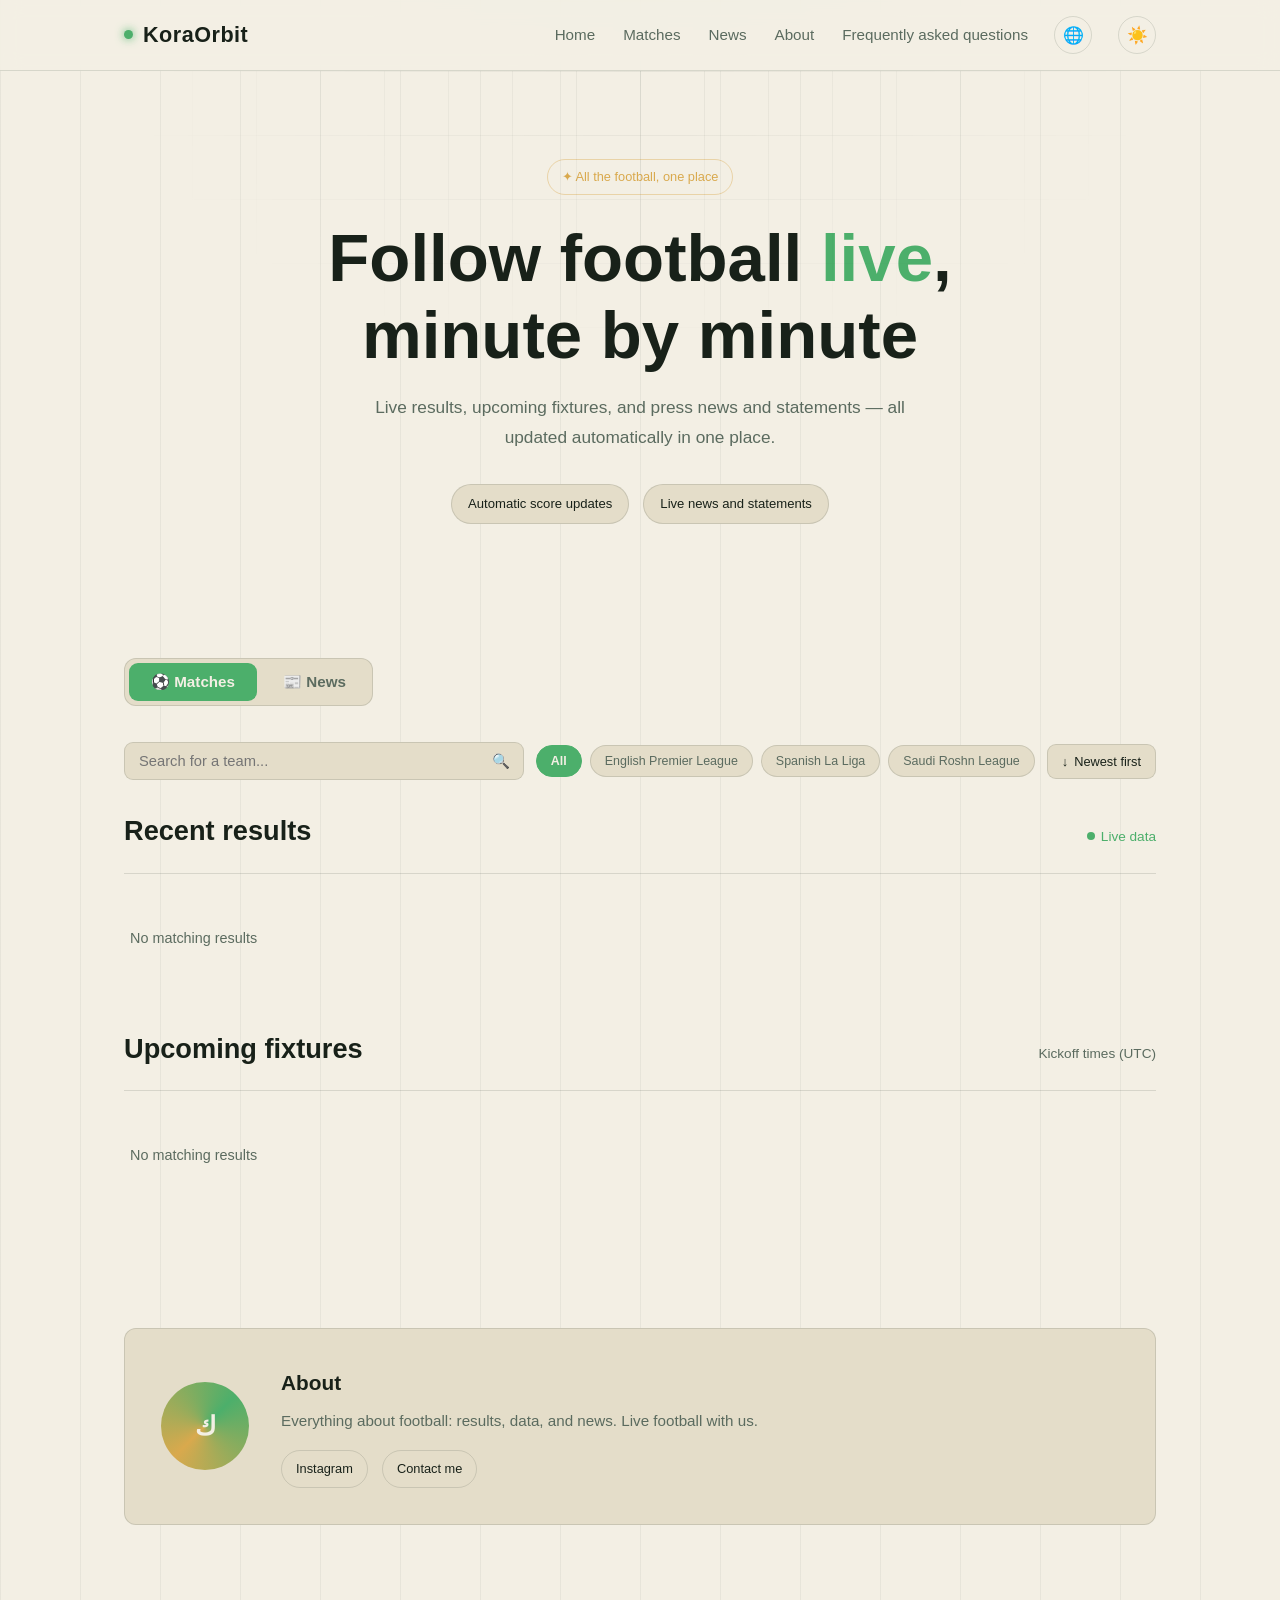
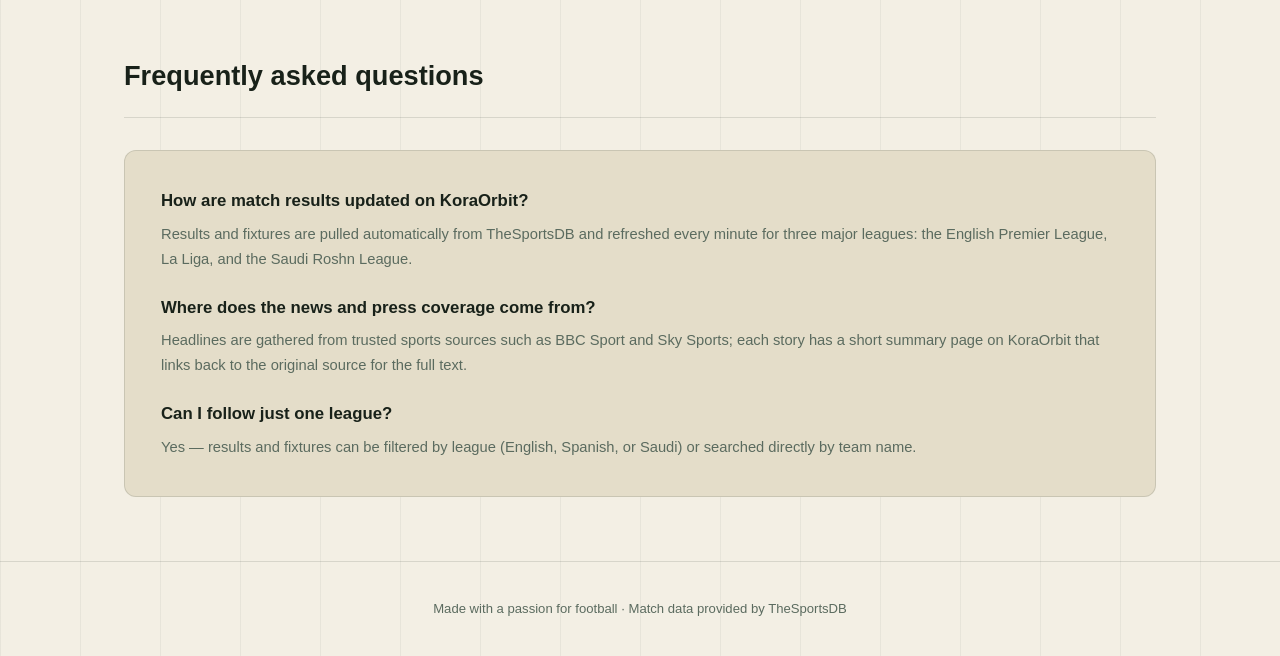
<file: index-3.html>
<!DOCTYPE html>
<html lang="ar" dir="rtl">
<head>
<meta charset="UTF-8">
<meta name="viewport" content="width=device-width, initial-scale=1.0">
<title>KoraOrbit | نتائج وأخبار كرة القدم لحظة بلحظة</title>

<!-- SEO -->
<meta name="description" content="KoraOrbit: نتائج مباريات حيّة، مواعيد قادمة، وأخبار وتصريحات كرة القدم لحظة بلحظة. Live football scores, upcoming fixtures, and press news.">
<meta name="keywords" content="كرة القدم, نتائج مباريات, كورة, مواعيد مباريات, أخبار رياضية, football scores, live scores">
<meta name="author" content="KoraOrbit">
<meta name="robots" content="index, follow, max-image-preview:large">
<link rel="canonical" href="https://koraorbit.example.com/">
<link rel="alternate" hreflang="ar" href="https://koraorbit.example.com/">
<link rel="alternate" hreflang="fr" href="https://koraorbit.example.com/">
<link rel="alternate" hreflang="en" href="https://koraorbit.example.com/">
<link rel="alternate" hreflang="x-default" href="https://koraorbit.example.com/">

<meta property="og:type" content="website">
<meta property="og:site_name" content="KoraOrbit">
<meta property="og:url" content="https://koraorbit.example.com/">
<meta property="og:locale" content="ar_AR">
<meta property="og:locale:alternate" content="fr_FR">
<meta property="og:locale:alternate" content="en_US">
<meta property="og:title" content="KoraOrbit | نتائج وأخبار كرة القدم لحظة بلحظة">
<meta property="og:description" content="نتائج مباشرة، مواعيد قادمة، وأخبار وتصريحات كرة القدم — كل هذا محدّث تلقائيًا في مكان واحد.">
<meta property="og:image" content="https://koraorbit.example.com/icons/icon-512.png">
<meta property="og:image:width" content="512">
<meta property="og:image:height" content="512">
<meta property="og:image:alt" content="KoraOrbit logo">
<meta name="twitter:card" content="summary_large_image">
<meta name="twitter:title" content="KoraOrbit">
<meta name="twitter:description" content="نتائج مباشرة، مواعيد قادمة، وأخبار كرة القدم لحظة بلحظة.">
<meta name="twitter:image" content="https://koraorbit.example.com/icons/icon-512.png">
<meta name="twitter:image:alt" content="KoraOrbit logo">

<!-- الأمان: يمكن ضبط بعضها فقط عبر وسم meta، والباقي يحتاج رؤوس HTTP من الاستضافة (راجع ملفات _headers / vercel.json / .htaccess المرفقة) -->
<meta name="referrer" content="strict-origin-when-cross-origin">
<meta http-equiv="Content-Security-Policy" content="default-src 'self'; script-src 'self' 'unsafe-inline'; style-src 'self' 'unsafe-inline' https://fonts.googleapis.com; font-src https://fonts.gstatic.com; img-src 'self' https: data:; connect-src 'self' https://www.thesportsdb.com https://thesportsdb.com https://api.rss2json.com; base-uri 'self'; form-action 'self'; object-src 'none'">

<!-- PWA -->
<link rel="manifest" href="manifest.json">
<meta name="theme-color" content="#0B1F16">
<link rel="apple-touch-icon" href="icons/apple-touch-icon.png">
<link rel="icon" type="image/png" sizes="32x32" href="icons/favicon-32.png">
<meta name="mobile-web-app-capable" content="yes">
<meta name="apple-mobile-web-app-capable" content="yes">
<meta name="apple-mobile-web-app-status-bar-style" content="black-translucent">
<meta name="apple-mobile-web-app-title" content="KoraOrbit">

<script type="application/ld+json">
{
  "@context": "https://schema.org",
  "@type": "WebSite",
  "name": "KoraOrbit",
  "url": "https://koraorbit.example.com/",
  "description": "نتائج مباريات حيّة، مواعيد قادمة، وأخبار وتصريحات كرة القدم لحظة بلحظة.",
  "inLanguage": ["ar","fr","en"],
  "potentialAction": {
    "@type": "SearchAction",
    "target": "https://koraorbit.example.com/?q={search_term_string}",
    "query-input": "required name=search_term_string"
  }
}
</script>
<!-- هوية الناشر: تُستخدم كمرجع (publisher) في بيانات المباريات والأخبار المنظّمة -->
<script type="application/ld+json">
{
  "@context": "https://schema.org",
  "@type": "Organization",
  "name": "KoraOrbit",
  "url": "https://koraorbit.example.com/",
  "logo": "https://koraorbit.example.com/icons/icon-512.png",
  "sameAs": ["https://www.instagram.com/mohamedr.m_?igsh=NmRpcmtkNzNzajB2"]
}
</script>
<!-- أسئلة شائعة: محتوى ثابت معروض فعليًا في قسم FAQ بالصفحة (وليس مخفيًا) -->
<script type="application/ld+json">
{
  "@context": "https://schema.org",
  "@type": "FAQPage",
  "mainEntity": [
    {
      "@type": "Question",
      "name": "كيف تُحدَّث نتائج المباريات على KoraOrbit؟",
      "acceptedAnswer": {"@type": "Answer", "text": "تُسحب النتائج والمواعيد تلقائيًا من TheSportsDB وتُحدَّث كل دقيقة لأبرز ثلاث دوريات: الدوري الإنجليزي الممتاز، الدوري الإسباني، ودوري روشن السعودي."}
    },
    {
      "@type": "Question",
      "name": "ما مصدر الأخبار والتصريحات الصحفية؟",
      "acceptedAnswer": {"@type": "Answer", "text": "العناوين تُجمع من مصادر رياضية موثوقة مثل BBC Sport وSky Sports، ولكل خبر صفحة موجزة على KoraOrbit تحيلك إلى المصدر الأصلي لقراءة النص الكامل."}
    },
    {
      "@type": "Question",
      "name": "هل يمكن متابعة نتائج دوري معيّن فقط؟",
      "acceptedAnswer": {"@type": "Answer", "text": "نعم، يمكن تصفية النتائج والمواعيد حسب الدوري (الإنجليزي، الإسباني، أو السعودي) أو البحث باسم الفريق مباشرة من صفحة المباريات."}
    }
  ]
}
</script>
<!-- بيانات منظّمة للمباريات والأخبار: تُملأ ديناميكيًا بعد تحميل البيانات الحيّة، وتُطابق نظيراتها
     الثابتة المُولَّدة وقت البناء داخل صفحات /match/{id}/ و/news/{slug}/ المستقلة -->
<script type="application/ld+json" id="ldMatches">{}</script>
<script type="application/ld+json" id="ldMatchDetail">{}</script>
<script type="application/ld+json" id="ldNews">{}</script>

<link rel="preconnect" href="https://fonts.googleapis.com">
<link rel="preconnect" href="https://fonts.gstatic.com" crossorigin>
<link href="https://fonts.googleapis.com/css2?family=El+Messiri:wght@500;700;900&family=Tajawal:wght@400;500;700&family=IBM+Plex+Sans+Arabic:wght@500;600&display=swap" rel="stylesheet">
<style>
  :root{
    --bg-primary:#0B1F16;
    --bg-panel:#123528;
    --bg-panel-2:#0E2A20;
    --paper:#F3EFE4;
    --paper-dim:#E7E1D2;
    --gold:#D9A94D;
    --red:#C1443C;
    --green-bright:#4CAF6B;
    --text-light:#EDEAE0;
    --text-muted:#9FB3A8;
    --line:rgba(237,234,224,0.12);
    --nav-bg:rgba(11,31,22,0.88);
    --grid-line:rgba(237,234,224,0.02);
  }
  :root[data-theme="light"]{
    --bg-primary:#F3EFE4;
    --bg-panel:#E4DDC9;
    --bg-panel-2:#D9D0B8;
    --text-light:#182119;
    --text-muted:#5B6B5F;
    --line:rgba(11,31,22,0.12);
    --nav-bg:rgba(243,239,228,0.88);
    --grid-line:rgba(11,31,22,0.05);
  }
  *{box-sizing:border-box; margin:0; padding:0;}
  html{scroll-behavior:smooth;}
  body{
    background:var(--bg-primary);
    color:var(--text-light);
    font-family:'Tajawal', sans-serif;
    line-height:1.7;
    transition:background .3s, color .3s;
    background-image:
      radial-gradient(ellipse 900px 500px at 50% -10%, rgba(76,175,107,0.14), transparent 60%),
      repeating-linear-gradient(90deg, var(--grid-line) 0px, var(--grid-line) 1px, transparent 1px, transparent 80px);
  }
  a{color:inherit; text-decoration:none;}
  .num{font-family:'IBM Plex Sans Arabic', sans-serif;}
  .wrap{max-width:1080px; margin:0 auto; padding:0 24px;}

  /* NAV */
  header.site-nav{
    position:sticky; top:0; z-index:50;
    background:var(--nav-bg);
    backdrop-filter:blur(10px);
    border-bottom:1px solid var(--line);
    transition:background .3s;
  }
  .nav-inner{
    display:flex; align-items:center; justify-content:space-between;
    padding:16px 24px; max-width:1080px; margin:0 auto;
  }
  .brand{
    font-family:'El Messiri', sans-serif;
    font-weight:900; font-size:1.35rem;
    letter-spacing:0.5px;
    display:flex; align-items:center; gap:10px;
  }
  .brand .dot{width:9px; height:9px; border-radius:50%; background:var(--green-bright); box-shadow:0 0 10px var(--green-bright);}
  nav.links{display:flex; gap:28px; font-size:0.95rem; color:var(--text-muted);}
  nav.links a{transition:color .2s;}
  nav.links a:hover{color:var(--gold);}
  nav.links a:focus-visible{outline:2px solid var(--gold); outline-offset:4px; border-radius:2px;}

  .nav-right{display:flex; align-items:center; gap:26px;}

  /* LANGUAGE SWITCHER */
  .lang-switch{position:relative;}
  .lang-btn{
    width:38px; height:38px; border-radius:50%;
    background:none; border:1px solid var(--line); color:var(--text-light);
    font-size:1.05rem; cursor:pointer; transition:.2s;
    display:flex; align-items:center; justify-content:center;
  }
  .lang-btn:hover{border-color:var(--gold); color:var(--gold);}
  .lang-btn:focus-visible{outline:2px solid var(--gold); outline-offset:3px;}
  .lang-menu{
    position:absolute; top:calc(100% + 10px); inset-inline-start:0;
    background:var(--bg-panel); border:1px solid var(--line); border-radius:10px;
    padding:6px; min-width:150px; z-index:60;
    display:none; flex-direction:column; gap:2px;
    box-shadow:0 14px 34px rgba(0,0,0,0.45);
  }
  .lang-menu.open{display:flex;}
  .lang-menu button{
    background:none; border:none; color:var(--text-light);
    font-family:'Tajawal', sans-serif; font-size:.9rem; text-align:start;
    padding:9px 12px; border-radius:6px; cursor:pointer; transition:.15s;
  }
  .lang-menu button:hover{background:rgba(237,234,224,0.06); color:var(--gold);}
  .lang-menu button.active{color:var(--green-bright); font-weight:700;}
  .lang-menu button:focus-visible{outline:2px solid var(--gold); outline-offset:2px;}

  .theme-btn{
    width:38px; height:38px; border-radius:50%;
    background:none; border:1px solid var(--line); color:var(--text-light);
    font-size:1.05rem; cursor:pointer; transition:.2s;
    display:flex; align-items:center; justify-content:center;
  }
  .theme-btn:hover{border-color:var(--gold); color:var(--gold);}
  .theme-btn:focus-visible{outline:2px solid var(--gold); outline-offset:3px;}

  /* HERO */
  .hero{
    padding:88px 24px 70px;
    text-align:center;
    position:relative;
    overflow:hidden;
  }
  .hero::before{
    content:"";
    position:absolute; inset:0;
    background:
      linear-gradient(var(--line) 1px, transparent 1px),
      linear-gradient(90deg, var(--line) 1px, transparent 1px);
    background-size:64px 64px;
    mask-image:radial-gradient(ellipse 700px 400px at 50% 0%, black, transparent 75%);
    opacity:.5;
    pointer-events:none;
  }
  .eyebrow{
    display:inline-flex; align-items:center; gap:8px;
    font-family:'IBM Plex Sans Arabic', sans-serif;
    font-size:.8rem; color:var(--gold);
    border:1px solid rgba(217,169,77,0.4);
    padding:6px 14px; border-radius:999px;
    margin-bottom:24px;
  }
  h1.title{
    font-family:'El Messiri', sans-serif;
    font-weight:900;
    font-size:clamp(2.4rem, 6vw, 4.2rem);
    line-height:1.15;
    max-width:800px; margin:0 auto 20px;
  }
  h1.title .hl{color:var(--green-bright);}
  .hero p.sub{
    max-width:560px; margin:0 auto; color:var(--text-muted); font-size:1.08rem;
  }
  .hero-meta{
    margin-top:32px; display:flex; justify-content:center; gap:14px; flex-wrap:wrap;
  }
  .pill{
    font-family:'IBM Plex Sans Arabic', sans-serif;
    font-size:.82rem; color:var(--text-light);
    background:var(--bg-panel);
    border:1px solid var(--line);
    padding:8px 16px; border-radius:999px;
  }

  /* SECTION HEADS */
  .section{padding:64px 24px;}
  .section-head{
    display:flex; align-items:baseline; justify-content:space-between;
    margin-bottom:32px; flex-wrap:wrap; gap:10px;
    border-bottom:1px solid var(--line); padding-bottom:18px;
  }
  .section-head h2{
    font-family:'El Messiri', sans-serif; font-weight:700; font-size:1.7rem;
  }
  .section-head .tag{font-size:.85rem; color:var(--text-muted); font-family:'IBM Plex Sans Arabic', sans-serif;}
  .live-flag{display:inline-flex; align-items:center; gap:6px; color:var(--green-bright); font-size:.85rem; font-family:'IBM Plex Sans Arabic', sans-serif;}
  .live-flag .dot{width:8px; height:8px; border-radius:50%; background:var(--green-bright); animation:pulse 1.6s infinite;}
  @keyframes pulse{0%,100%{opacity:1; transform:scale(1);} 50%{opacity:.4; transform:scale(1.3);}}

  /* TICKET CARD (signature element) */
  .ticket-card{
    position:relative;
    display:block;
    background:var(--paper);
    color:#1A1A16;
    border-radius:6px;
    min-width:240px;
  }
  .ticket-card::before, .ticket-card::after{
    content:""; position:absolute; width:16px; height:16px;
    background:var(--bg-primary); border-radius:50%;
    top:var(--notch-y, 68%); transform:translateY(-50%); z-index:2;
  }
  .ticket-card::before{left:-8px;}
  .ticket-card::after{right:-8px;}
  .ticket-divider{
    position:absolute; left:0; right:0; top:var(--notch-y, 68%);
    border-top:2px dashed rgba(26,26,22,0.22);
  }

  /* NEWS */
  .news-list{display:flex; flex-direction:column; gap:2px;}
  .news-item{
    display:grid; grid-template-columns:auto 1fr auto; align-items:center; gap:18px;
    padding:18px 6px; border-bottom:1px solid var(--line);
    transition:background .2s;
  }
  .news-item:hover{background:rgba(237,234,224,0.03);}
  .news-src{
    font-family:'IBM Plex Sans Arabic', sans-serif; font-size:.72rem;
    color:var(--bg-primary); background:var(--gold);
    padding:5px 10px; border-radius:5px; white-space:nowrap; font-weight:600;
  }
  .news-body{min-width:0;}
  .news-title{font-size:.98rem; font-weight:500; color:var(--text-light); display:block;}
  .news-item:hover .news-title{color:var(--green-bright);}
  .news-time{
    font-family:'IBM Plex Sans Arabic', sans-serif; font-size:.72rem; color:var(--text-muted);
    margin-top:4px; display:block;
  }
  .news-arrow{color:var(--text-muted); font-size:1.1rem; flex-shrink:0;}
  .news-note{
    font-family:'IBM Plex Sans Arabic', sans-serif; font-size:.75rem; color:var(--text-muted);
    margin-top:16px;
  }
  @media (max-width:560px){
    .news-item{grid-template-columns:1fr auto; grid-template-rows:auto auto;}
    .news-src{grid-row:1; grid-column:1 / span 2; width:fit-content;}
    .news-body{grid-row:2; grid-column:1;}
    .news-arrow{grid-row:2; grid-column:2;}
  }

  /* CONTROLS: search, league filter, sort */
  .controls-bar{
    display:flex; flex-wrap:wrap; align-items:center; gap:12px;
    margin-bottom:28px;
  }
  .search-wrap{
    position:relative; flex:1 1 220px; min-width:180px;
  }
  .search-wrap input{
    width:100%; background:var(--bg-panel); border:1px solid var(--line);
    color:var(--text-light); border-radius:9px; padding:10px 40px 10px 14px;
    font-family:'Tajawal', sans-serif; font-size:.92rem; outline:none; transition:.2s;
  }
  html[dir="rtl"] .search-wrap input{padding:10px 14px 10px 40px;}
  .search-wrap input:focus{border-color:var(--green-bright);}
  .search-wrap .icon{
    position:absolute; top:50%; transform:translateY(-50%);
    inset-inline-end:14px; color:var(--text-muted); pointer-events:none; font-size:.9rem;
  }
  .filter-chips{display:flex; gap:8px; flex-wrap:wrap;}
  .chip{
    font-family:'IBM Plex Sans Arabic', sans-serif; font-size:.78rem;
    background:var(--bg-panel); border:1px solid var(--line); color:var(--text-muted);
    padding:8px 14px; border-radius:999px; cursor:pointer; transition:.2s; white-space:nowrap;
  }
  .chip:hover{color:var(--text-light);}
  .chip.active{background:var(--green-bright); border-color:var(--green-bright); color:var(--bg-primary); font-weight:600;}
  .chip:focus-visible{outline:2px solid var(--gold); outline-offset:2px;}
  .sort-btn{
    font-family:'IBM Plex Sans Arabic', sans-serif; font-size:.8rem;
    background:var(--bg-panel); border:1px solid var(--line); color:var(--text-light);
    padding:9px 14px; border-radius:9px; cursor:pointer; transition:.2s;
    display:flex; align-items:center; gap:6px;
  }
  .sort-btn:hover{border-color:var(--gold); color:var(--gold);}
  .sort-btn:focus-visible{outline:2px solid var(--gold); outline-offset:2px;}
  .no-results{color:var(--text-muted); font-size:.9rem; padding:20px 6px; font-family:'IBM Plex Sans Arabic', sans-serif;}

  /* TEAM BADGES */
  .team-badge{width:18px; height:18px; object-fit:contain; vertical-align:middle; margin-inline-end:6px;}
  .score-row{display:flex; align-items:center;}
  .score-row .team-name{display:inline-flex; align-items:center;}

  /* MATCH DETAIL MODAL */
  .modal-overlay{
    position:fixed; inset:0; background:rgba(0,0,0,0.6);
    display:none; align-items:center; justify-content:center;
    z-index:100; padding:20px; backdrop-filter:blur(3px);
  }
  .modal-overlay.open{display:flex;}
  .modal-card{
    background:var(--paper); color:#1A1A16; border-radius:14px;
    max-width:440px; width:100%; padding:28px 26px; position:relative;
    max-height:88vh; overflow-y:auto;
  }
  .modal-close{
    position:absolute; top:14px; inset-inline-end:14px;
    width:32px; height:32px; border-radius:50%; border:none;
    background:rgba(11,31,22,0.08); color:#1A1A16; font-size:1.1rem; cursor:pointer;
  }
  .modal-close:hover{background:rgba(11,31,22,0.16);}
  .modal-league{font-family:'IBM Plex Sans Arabic', sans-serif; font-size:.75rem; color:var(--red); margin-bottom:14px;}
  .modal-teams{display:flex; align-items:center; justify-content:center; gap:22px; margin-bottom:18px; text-align:center;}
  .modal-team{display:flex; flex-direction:column; align-items:center; gap:8px; flex:1;}
  .modal-team img{width:52px; height:52px; object-fit:contain;}
  .modal-team span{font-weight:700; font-size:.95rem;}
  .modal-score{font-family:'IBM Plex Sans Arabic', sans-serif; font-weight:700; font-size:1.6rem;}
  .modal-meta{
    display:flex; flex-direction:column; gap:8px; font-family:'IBM Plex Sans Arabic', sans-serif;
    font-size:.85rem; color:#3A3934; border-top:1px dashed rgba(26,26,22,0.2); padding-top:16px;
  }
  .modal-meta div{display:flex; justify-content:space-between;}

  /* TAB SWITCHER */
  .tab-switch{
    display:inline-flex; gap:4px; background:var(--bg-panel);
    border:1px solid var(--line); border-radius:12px; padding:4px;
    margin-bottom:36px;
  }
  .tab-btn{
    font-family:'El Messiri', sans-serif; font-weight:700; font-size:.95rem;
    background:none; border:none; color:var(--text-muted);
    padding:10px 22px; border-radius:9px; cursor:pointer; transition:.2s;
  }
  .tab-btn:hover{color:var(--text-light);}
  .tab-btn.active{background:var(--green-bright); color:var(--bg-primary);}
  .tab-btn:focus-visible{outline:2px solid var(--gold); outline-offset:2px;}
  .tab-panel{display:none;}
  .tab-panel.active{display:block; animation:fadeIn .35s ease;}
  @keyframes fadeIn{from{opacity:0; transform:translateY(6px);} to{opacity:1; transform:translateY(0);}}

  /* SCOREBOARD */
  .scoreboard{
    display:flex; gap:18px; overflow-x:auto; padding-bottom:12px;
    scrollbar-width:thin;
  }
  .score-card{--notch-y:66%; flex:0 0 250px; padding:18px 18px 16px; cursor:pointer; transition:transform .15s;}
  .score-card:hover{transform:translateY(-3px);}
  .score-card .league{
    font-family:'IBM Plex Sans Arabic', sans-serif; font-size:.72rem;
    color:var(--red); text-transform:uppercase; letter-spacing:.5px; margin-bottom:10px;
  }
  .score-card .teams{display:flex; flex-direction:column; gap:8px; margin-bottom:24px;}
  .score-row{display:flex; align-items:center; justify-content:space-between; font-weight:600; font-size:.98rem;}
  .score-row .score{font-family:'IBM Plex Sans Arabic', sans-serif; font-weight:600; color:#1A1A16;}
  .score-card .meta{
    padding-top:22px; display:flex; justify-content:space-between;
    font-family:'IBM Plex Sans Arabic', sans-serif; font-size:.72rem; color:#5B5A4E;
  }
  .score-row .kickoff{font-family:'IBM Plex Sans Arabic', sans-serif; font-weight:600; color:var(--red); font-size:.85rem;}
  .skeleton{
    flex:0 0 250px; height:150px; border-radius:6px;
    background:linear-gradient(100deg, var(--bg-panel) 30%, var(--bg-panel-2) 50%, var(--bg-panel) 70%);
    background-size:200% 100%;
    animation:shimmer 1.4s infinite;
  }
  @keyframes shimmer{0%{background-position:200% 0;} 100%{background-position:-200% 0;}}
  .load-error{
    color:var(--text-muted); font-size:.9rem; padding:20px; border:1px dashed var(--line); border-radius:8px;
    display:flex; align-items:center; justify-content:space-between; gap:12px; flex-wrap:wrap;
  }
  .retry-btn{
    font-family:'IBM Plex Sans Arabic', sans-serif; font-size:.82rem;
    background:transparent; border:1px solid var(--gold); color:var(--gold);
    padding:8px 16px; border-radius:6px; cursor:pointer; transition:.2s;
  }
  .retry-btn:hover{background:var(--gold); color:var(--bg-primary);}
  .retry-btn:focus-visible{outline:2px solid var(--gold); outline-offset:3px;}

  /* ABOUT */
  .about{
    display:flex; gap:32px; align-items:center; background:var(--bg-panel);
    border:1px solid var(--line); border-radius:12px; padding:36px; flex-wrap:wrap;
  }
  .avatar{
    width:88px; height:88px; border-radius:50%; flex:0 0 88px;
    background:conic-gradient(from 45deg, var(--green-bright), var(--gold), var(--green-bright));
    display:flex; align-items:center; justify-content:center;
    font-family:'El Messiri', sans-serif; font-weight:900; font-size:1.6rem; color:var(--bg-primary);
  }
  .about-text h3{font-family:'El Messiri', sans-serif; font-size:1.3rem; margin-bottom:8px;}
  .about-text p{color:var(--text-muted); font-size:.95rem; max-width:620px;}
  .social-row{display:flex; gap:14px; margin-top:16px;}
  .social-row a{
    font-family:'IBM Plex Sans Arabic', sans-serif; font-size:.8rem; color:var(--text-light);
    border:1px solid var(--line); padding:7px 14px; border-radius:999px; transition:.2s;
  }
  .social-row a:hover{border-color:var(--gold); color:var(--gold);}

  footer{
    text-align:center; padding:36px 24px; color:var(--text-muted); font-size:.82rem;
    border-top:1px solid var(--line); font-family:'IBM Plex Sans Arabic', sans-serif;
  }
  footer a{color:var(--green-bright);}

  @media (max-width:640px){
    .nav-inner{flex-direction:column; gap:12px;}
    .nav-right{flex-direction:column; gap:14px;}
    nav.links{gap:18px; font-size:.85rem;}
    .about{flex-direction:column; text-align:center;}
    .social-row{justify-content:center;}
  }
  @media (prefers-reduced-motion: reduce){
    *{animation:none !important; transition:none !important; scroll-behavior:auto !important;}
  }
</style>
</head>
<body>

<header class="site-nav">
  <div class="nav-inner">
    <div class="brand"><span class="dot"></span> KoraOrbit</div>
    <div class="nav-right">
      <nav class="links">
        <a href="#home" data-i18n="nav.home">الرئيسية</a>
        <a href="#app" data-nav-tab="matches" data-i18n="nav.matches">المباريات</a>
        <a href="#app" data-nav-tab="news" data-i18n="nav.news">أخبار</a>
        <a href="#about" data-i18n="nav.about">عني</a>
        <a href="#faq" data-i18n="faq.title">أسئلة شائعة</a>
      </nav>
      <div class="lang-switch">
        <button class="lang-btn" id="langBtn" aria-haspopup="true" aria-expanded="false" title="Language / اللغة / Langue">🌐</button>
        <div class="lang-menu" id="langMenu" role="menu">
          <button data-lang="ar" role="menuitem">العربية</button>
          <button data-lang="fr" role="menuitem">Français</button>
          <button data-lang="en" role="menuitem">English</button>
        </div>
      </div>
      <button class="theme-btn" id="themeBtn" title="Dark / Light">🌙</button>
    </div>
  </div>
</header>

<section class="hero" id="home">
  <div class="eyebrow" data-i18n="hero.eyebrow">✦ كل المباريات في مكان واحد</div>
  <h1 class="title" data-i18n-html="hero.title">تابع الكورة <span class="hl">لحظة</span> بلحظة</h1>
  <p class="sub" data-i18n="hero.sub">نتائج مباشرة، مواعيد قادمة، وأخبار وتصريحات صحفية — كل هذا محدّث تلقائيًا في مكان واحد.</p>
  <div class="hero-meta">
    <span class="pill" data-i18n="hero.pill1">تحديث تلقائي للنتائج</span>
    <span class="pill" data-i18n="hero.pill2">أخبار وتصريحات لحظة بلحظة</span>
  </div>
</section>

<section class="section" id="app">
  <div class="wrap">
    <div class="tab-switch" role="tablist">
      <button class="tab-btn active" data-tab="matches" role="tab" aria-selected="true"><span data-i18n="tabs.matches">⚽ المباريات</span></button>
      <button class="tab-btn" data-tab="news" role="tab" aria-selected="false"><span data-i18n="tabs.news">📰 أخبار</span></button>
    </div>

    <!-- واجهة المباريات: النتائج والمواعيد -->
    <div class="tab-panel active" data-panel="matches">

      <div class="controls-bar">
        <div class="search-wrap">
          <input type="text" id="matchSearch" data-i18n-placeholder="matches.searchPlaceholder" placeholder="ابحث عن فريق...">
          <span class="icon">🔍</span>
        </div>
        <div class="filter-chips" id="leagueChips"></div>
        <button class="sort-btn" id="sortBtn">
          <span id="sortIcon">↓</span> <span id="sortLabel" data-i18n="matches.newestFirst">الأحدث أولًا</span>
        </button>
      </div>

      <div class="section-head">
        <h2 data-i18n="matches.recent">نتائج أخيرة</h2>
        <span class="live-flag"><span class="dot"></span> <span data-i18n="matches.live">بيانات حيّة</span></span>
      </div>
      <div id="scoreboard" class="scoreboard">
        <div class="skeleton"></div>
        <div class="skeleton"></div>
        <div class="skeleton"></div>
      </div>

      <div class="section-head" style="margin-top:44px;">
        <h2 data-i18n="matches.upcoming">مواعيد قادمة</h2>
        <span class="tag" data-i18n="matches.utc">بتوقيتك المحلي (UTC)</span>
      </div>
      <div id="upcoming" class="scoreboard">
        <div class="skeleton"></div>
        <div class="skeleton"></div>
        <div class="skeleton"></div>
      </div>
    </div>

    <!-- واجهة الأخبار: تصريحات وتقارير صحفية -->
    <div class="tab-panel" data-panel="news">
      <div class="section-head">
        <h2 data-i18n="news.title">أخبار وتصريحات صحفية</h2>
        <span class="live-flag"><span class="dot"></span> <span data-i18n="news.auto">تحديث تلقائي</span></span>
      </div>
      <div id="newsList" class="news-list">
        <div class="skeleton" style="width:100%; height:60px;"></div>
        <div class="skeleton" style="width:100%; height:60px; margin-top:10px;"></div>
        <div class="skeleton" style="width:100%; height:60px; margin-top:10px;"></div>
      </div>
      <p class="news-note" data-i18n="news.note">العناوين مسحوبة مباشرة من مصادر صحفية (BBC Sport وSky Sports) وتشمل تصريحات اللاعبين والمدربين قبل وبعد المباريات. لأسباب حقوق النشر لا يمكن نسخ نص التصريحات هنا كاملًا — اضغط على أي عنوان لقراءة التصريح الكامل من المصدر الأصلي.</p>
    </div>

  </div>
</section>

<section class="section" id="about">
  <div class="wrap">
    <div class="about">
      <div class="avatar">ك</div>
      <div class="about-text">
        <h3 data-i18n="about.title">عني</h3>
        <p data-i18n="about.bio">كل شيء عن المباريات؛ نتائج وبيانات وأخبار. عيش معانا كورة.</p>
        <div class="social-row">
          <a href="https://www.instagram.com/mohamedr.m_?igsh=NmRpcmtkNzNzajB2" target="_blank" rel="noopener noreferrer" data-i18n="about.instagram">إنستغرام</a>
          <a href="#" data-i18n="about.contact">راسلني</a>
        </div>
      </div>
    </div>
  </div>
</section>

<section class="section" id="faq">
  <div class="wrap">
    <div class="section-head">
      <h2 data-i18n="faq.title">أسئلة شائعة</h2>
    </div>
    <div class="about" style="flex-direction:column; align-items:stretch; gap:22px;">
      <div>
        <h3 style="font-family:'El Messiri', sans-serif; font-size:1.05rem; margin-bottom:6px;" data-i18n="faq.q1">كيف تُحدَّث نتائج المباريات على KoraOrbit؟</h3>
        <p style="color:var(--text-muted); font-size:.92rem;" data-i18n="faq.a1">تُسحب النتائج والمواعيد تلقائيًا من TheSportsDB وتُحدَّث كل دقيقة لأبرز ثلاث دوريات: الدوري الإنجليزي الممتاز، الدوري الإسباني، ودوري روشن السعودي.</p>
      </div>
      <div>
        <h3 style="font-family:'El Messiri', sans-serif; font-size:1.05rem; margin-bottom:6px;" data-i18n="faq.q2">ما مصدر الأخبار والتصريحات الصحفية؟</h3>
        <p style="color:var(--text-muted); font-size:.92rem;" data-i18n="faq.a2">العناوين تُجمع من مصادر رياضية موثوقة مثل BBC Sport وSky Sports، ولكل خبر صفحة موجزة على KoraOrbit تحيلك إلى المصدر الأصلي لقراءة النص الكامل.</p>
      </div>
      <div>
        <h3 style="font-family:'El Messiri', sans-serif; font-size:1.05rem; margin-bottom:6px;" data-i18n="faq.q3">هل يمكن متابعة نتائج دوري معيّن فقط؟</h3>
        <p style="color:var(--text-muted); font-size:.92rem;" data-i18n="faq.a3">نعم، يمكن تصفية النتائج والمواعيد حسب الدوري (الإنجليزي، الإسباني، أو السعودي) أو البحث باسم الفريق مباشرة من صفحة المباريات.</p>
      </div>
    </div>
  </div>
</section>

<footer data-i18n="footer.text">
  صُنع بشغف لكرة القدم · بيانات النتائج مقدّمة من TheSportsDB
</footer>

<!-- صفحة تفاصيل المباراة (نافذة منبثقة مع رابط قابل للمشاركة) -->
<div class="modal-overlay" id="matchModal">
  <div class="modal-card" id="matchModalCard" role="dialog" aria-modal="true"></div>
</div>

<script>
  // ===================== الترجمة / i18n =====================
  const TRANSLATIONS = {
    ar: {
      dir:'rtl',
      nav:{home:'الرئيسية', matches:'المباريات', news:'أخبار', about:'عني'},
      hero:{
        eyebrow:'✦ كل المباريات في مكان واحد',
        title:'تابع الكورة <span class="hl">لحظة</span> بلحظة',
        sub:'نتائج مباشرة، مواعيد قادمة، وأخبار وتصريحات صحفية — كل هذا محدّث تلقائيًا في مكان واحد.',
        pill1:'تحديث تلقائي للنتائج', pill2:'أخبار وتصريحات لحظة بلحظة'
      },
      tabs:{matches:'⚽ المباريات', news:'📰 أخبار'},
      matches:{
        recent:'نتائج أخيرة', live:'بيانات حيّة', upcoming:'مواعيد قادمة', utc:'بتوقيتك المحلي (UTC)',
        finished:'انتهت', notStarted:'لم تبدأ',
        loadError:'تعذّر تحميل النتائج المباشرة الآن — تحقق من الاتصال بالإنترنت.',
        upcomingLoadError:'تعذّر تحميل المواعيد القادمة الآن.', retry:'إعادة المحاولة',
        searchPlaceholder:'ابحث عن فريق...', all:'الكل',
        newestFirst:'الأحدث أولًا', oldestFirst:'الأقدم أولًا', noResults:'لا توجد نتائج مطابقة',
        modalVenue:'الملعب', modalDate:'التاريخ', modalLeague:'الدوري'
      },
      news:{
        title:'أخبار وتصريحات صحفية', auto:'تحديث تلقائي',
        note:'العناوين مسحوبة مباشرة من مصادر صحفية (BBC Sport وSky Sports) وتشمل تصريحات اللاعبين والمدربين قبل وبعد المباريات. لأسباب حقوق النشر لا يمكن نسخ نص التصريحات هنا كاملًا — اضغط على أي عنوان لقراءة التصريح الكامل من المصدر الأصلي.',
        loadError:'تعذّر تحميل الأخبار الآن — تحقق من الاتصال بالإنترنت.',
        min:'قبل {n} دقيقة', hour:'قبل {n} ساعة', day:'قبل {n} يوم'
      },
      about:{title:'عني', bio:'كل شيء عن المباريات؛ نتائج وبيانات وأخبار. عيش معانا كورة.', instagram:'إنستغرام', contact:'راسلني'},
      faq:{
        title:'أسئلة شائعة',
        q1:'كيف تُحدَّث نتائج المباريات على KoraOrbit؟', a1:'تُسحب النتائج والمواعيد تلقائيًا من TheSportsDB وتُحدَّث كل دقيقة لأبرز ثلاث دوريات: الدوري الإنجليزي الممتاز، الدوري الإسباني، ودوري روشن السعودي.',
        q2:'ما مصدر الأخبار والتصريحات الصحفية؟', a2:'العناوين تُجمع من مصادر رياضية موثوقة مثل BBC Sport وSky Sports، ولكل خبر صفحة موجزة على KoraOrbit تحيلك إلى المصدر الأصلي لقراءة النص الكامل.',
        q3:'هل يمكن متابعة نتائج دوري معيّن فقط؟', a3:'نعم، يمكن تصفية النتائج والمواعيد حسب الدوري (الإنجليزي، الإسباني، أو السعودي) أو البحث باسم الفريق مباشرة من صفحة المباريات.'
      },
      footer:{text:'صُنع بشغف لكرة القدم · بيانات النتائج مقدّمة من TheSportsDB'},
      leagues:{epl:'الدوري الإنجليزي', laliga:'الدوري الإسباني', spl:'دوري روشن السعودي'}
    },
    fr:{
      dir:'ltr',
      nav:{home:'Accueil', matches:'Matchs', news:'Actualités', about:'À propos'},
      hero:{
        eyebrow:'✦ Tout le foot au même endroit',
        title:'Le foot <span class="hl">en direct</span>, tout simplement',
        sub:'Résultats en direct, prochains matchs, actualités et déclarations — tout est mis à jour automatiquement au même endroit.',
        pill1:'Mise à jour automatique des résultats', pill2:'Actualités et déclarations en direct'
      },
      tabs:{matches:'⚽ Matchs', news:'📰 Actualités'},
      matches:{
        recent:'Derniers résultats', live:'Données en direct', upcoming:'Prochains matchs', utc:'Heure UTC',
        finished:'Terminé', notStarted:'À venir',
        loadError:"Impossible de charger les résultats en direct — vérifiez votre connexion.",
        upcomingLoadError:'Impossible de charger les prochains matchs.', retry:'Réessayer',
        searchPlaceholder:'Rechercher une équipe...', all:'Tous',
        newestFirst:'Plus récent d\'abord', oldestFirst:'Plus ancien d\'abord', noResults:'Aucun résultat',
        modalVenue:'Stade', modalDate:'Date', modalLeague:'Compétition'
      },
      news:{
        title:'Actualités et déclarations', auto:'Mise à jour auto',
        note:"Les titres proviennent directement de sources sportives (BBC Sport et Sky Sports) et incluent les déclarations des joueurs et entraîneurs avant et après les matchs. Pour des raisons de droits d'auteur, le texte complet des déclarations ne peut pas être reproduit ici — cliquez sur un titre pour lire la déclaration complète à la source.",
        loadError:"Impossible de charger les actualités — vérifiez votre connexion.",
        min:'il y a {n} min', hour:'il y a {n} h', day:'il y a {n} j'
      },
      about:{title:'À propos', bio:'Tout sur le foot : résultats, données et actualités. Vivez le foot avec nous.', instagram:'Instagram', contact:'Me contacter'},
      faq:{
        title:'Questions fréquentes',
        q1:'Comment les résultats sont-ils mis à jour sur KoraOrbit ?', a1:'Les résultats et calendriers proviennent automatiquement de TheSportsDB et sont actualisés chaque minute pour trois championnats majeurs : Premier League, Liga et Ligue saoudienne Roshn.',
        q2:'Quelle est la source des actualités et déclarations ?', a2:'Les titres proviennent de sources fiables comme BBC Sport et Sky Sports ; chaque actualité dispose d\'une page résumée sur KoraOrbit qui renvoie vers la source originale pour le texte complet.',
        q3:'Peut-on suivre uniquement un championnat précis ?', a3:'Oui, il est possible de filtrer les résultats et calendriers par championnat (Angleterre, Espagne ou Arabie saoudite) ou de rechercher directement une équipe.'
      },
      footer:{text:'Fait avec passion pour le football · Données fournies par TheSportsDB'},
      leagues:{epl:'Premier League anglaise', laliga:'Liga espagnole', spl:'Ligue saoudienne Roshn'}
    },
    en:{
      dir:'ltr',
      nav:{home:'Home', matches:'Matches', news:'News', about:'About'},
      hero:{
        eyebrow:'✦ All the football, one place',
        title:'Follow football <span class="hl">live</span>, minute by minute',
        sub:'Live results, upcoming fixtures, and press news and statements — all updated automatically in one place.',
        pill1:'Automatic score updates', pill2:'Live news and statements'
      },
      tabs:{matches:'⚽ Matches', news:'📰 News'},
      matches:{
        recent:'Recent results', live:'Live data', upcoming:'Upcoming fixtures', utc:'Kickoff times (UTC)',
        finished:'Finished', notStarted:'Not started',
        loadError:"Couldn't load live results — check your internet connection.",
        upcomingLoadError:"Couldn't load upcoming fixtures.", retry:'Retry',
        searchPlaceholder:'Search for a team...', all:'All',
        newestFirst:'Newest first', oldestFirst:'Oldest first', noResults:'No matching results',
        modalVenue:'Venue', modalDate:'Date', modalLeague:'League'
      },
      news:{
        title:'News & press statements', auto:'Auto-updating',
        note:"Headlines are pulled directly from sports sources (BBC Sport and Sky Sports) and include player and coach statements before and after matches. For copyright reasons the full statement text can't be reproduced here — tap any headline to read it in full at the source.",
        loadError:"Couldn't load news — check your internet connection.",
        min:'{n} min ago', hour:'{n}h ago', day:'{n}d ago'
      },
      about:{title:'About', bio:'Everything about football: results, data, and news. Live football with us.', instagram:'Instagram', contact:'Contact me'},
      faq:{
        title:'Frequently asked questions',
        q1:'How are match results updated on KoraOrbit?', a1:'Results and fixtures are pulled automatically from TheSportsDB and refreshed every minute for three major leagues: the English Premier League, La Liga, and the Saudi Roshn League.',
        q2:'Where does the news and press coverage come from?', a2:'Headlines are gathered from trusted sports sources such as BBC Sport and Sky Sports; each story has a short summary page on KoraOrbit that links back to the original source for the full text.',
        q3:'Can I follow just one league?', a3:'Yes — results and fixtures can be filtered by league (English, Spanish, or Saudi) or searched directly by team name.'
      },
      footer:{text:'Made with a passion for football · Match data provided by TheSportsDB'},
      leagues:{epl:'English Premier League', laliga:'Spanish La Liga', spl:'Saudi Roshn League'}
    }
  };

  function getPath(obj, path){ return path.split('.').reduce((o,k)=> (o||{})[k], obj); }

  let currentLang = 'ar';

  function detectLanguage(){
    const supported = ['ar','fr','en'];
    const browserLang = (navigator.language || 'en').slice(0,2).toLowerCase();
    return supported.includes(browserLang) ? browserLang : 'en';
  }

  function applyLanguage(lang){
    currentLang = TRANSLATIONS[lang] ? lang : 'en';
    const dict = TRANSLATIONS[currentLang];
    document.documentElement.lang = currentLang;
    document.documentElement.dir = dict.dir;

    document.querySelectorAll('[data-i18n]').forEach(el=>{
      const val = getPath(dict, el.dataset.i18n);
      if(val !== undefined) el.textContent = val;
    });
    document.querySelectorAll('[data-i18n-html]').forEach(el=>{
      const val = getPath(dict, el.dataset.i18nHtml);
      if(val !== undefined) el.innerHTML = val;
    });
    document.querySelectorAll('[data-i18n-placeholder]').forEach(el=>{
      const val = getPath(dict, el.dataset.i18nPlaceholder);
      if(val !== undefined) el.placeholder = val;
    });

    document.querySelectorAll('#langMenu button').forEach(b=>{
      b.classList.toggle('active', b.dataset.lang === currentLang);
    });

    buildLeagueChips();
    updateSortLabel();

    // إعادة عرض المحتوى الديناميكي باللغة الجديدة (بدون إعادة الجلب من الشبكة)
    if(matchesLoaded) renderMatches();
    if(newsLoaded) renderNews(); else fetchNews();
  }

  // قائمة اختيار اللغة
  const langBtn = document.getElementById('langBtn');
  const langMenu = document.getElementById('langMenu');
  langBtn.addEventListener('click', (e)=>{
    e.stopPropagation();
    const open = langMenu.classList.toggle('open');
    langBtn.setAttribute('aria-expanded', open);
  });
  document.querySelectorAll('#langMenu button').forEach(btn=>{
    btn.addEventListener('click', ()=>{
      applyLanguage(btn.dataset.lang);
      langMenu.classList.remove('open');
      langBtn.setAttribute('aria-expanded', 'false');
    });
  });
  document.addEventListener('click', ()=> langMenu.classList.remove('open'));

  // ===================== التبديل بين واجهتي المباريات والأخبار =====================
  const tabBtns = document.querySelectorAll('.tab-btn');
  const tabPanels = document.querySelectorAll('.tab-panel');
  function activateTab(name){
    tabBtns.forEach(b => {
      const active = b.dataset.tab === name;
      b.classList.toggle('active', active);
      b.setAttribute('aria-selected', active);
    });
    tabPanels.forEach(p => p.classList.toggle('active', p.dataset.panel === name));
  }
  tabBtns.forEach(btn => btn.addEventListener('click', () => activateTab(btn.dataset.tab)));
  document.querySelectorAll('[data-nav-tab]').forEach(link=>{
    link.addEventListener('click', ()=> activateTab(link.dataset.navTab));
  });

  // ===================== النتائج والمواعيد (TheSportsDB) =====================
  const LEAGUES = [
    {id:'4328', key:'epl'},
    {id:'4335', key:'laliga'},
    {id:'4460', key:'spl'}
  ];

  let rawResults = [];
  let rawUpcoming = [];
  let matchesLoaded = false;
  let searchQuery = '';
  let leagueFilter = 'all';
  let sortDir = 'desc'; // desc = الأحدث أولًا

  function buildLeagueChips(){
    const dict = TRANSLATIONS[currentLang];
    const wrap = document.getElementById('leagueChips');
    wrap.innerHTML = '';
    const allChip = document.createElement('button');
    allChip.className = 'chip' + (leagueFilter === 'all' ? ' active' : '');
    allChip.textContent = dict.matches.all;
    allChip.addEventListener('click', ()=>{ leagueFilter = 'all'; buildLeagueChips(); renderMatches(); });
    wrap.appendChild(allChip);
    LEAGUES.forEach(lg=>{
      const chip = document.createElement('button');
      chip.className = 'chip' + (leagueFilter === lg.key ? ' active' : '');
      chip.textContent = dict.leagues[lg.key];
      chip.addEventListener('click', ()=>{ leagueFilter = lg.key; buildLeagueChips(); renderMatches(); });
      wrap.appendChild(chip);
    });
  }

  function updateSortLabel(){
    const dict = TRANSLATIONS[currentLang];
    document.getElementById('sortLabel').textContent = sortDir === 'desc' ? dict.matches.newestFirst : dict.matches.oldestFirst;
    document.getElementById('sortIcon').textContent = sortDir === 'desc' ? '↓' : '↑';
  }

  document.getElementById('sortBtn').addEventListener('click', ()=>{
    sortDir = sortDir === 'desc' ? 'asc' : 'desc';
    updateSortLabel();
    renderMatches();
  });

  document.getElementById('matchSearch').addEventListener('input', (e)=>{
    searchQuery = e.target.value.trim().toLowerCase();
    renderMatches();
  });

  function applyFiltersSort(events, dateAsc){
    let out = events;
    if(leagueFilter !== 'all') out = out.filter(e => e.leagueKey === leagueFilter);
    if(searchQuery) out = out.filter(e =>
      e.strHomeTeam.toLowerCase().includes(searchQuery) || e.strAwayTeam.toLowerCase().includes(searchQuery)
    );
    out = [...out].sort((a,b)=>{
      const da = new Date(a.dateEvent + 'T' + (a.strTime||'00:00:00'));
      const db = new Date(b.dateEvent + 'T' + (b.strTime||'00:00:00'));
      return sortDir === 'desc' ? db - da : da - db;
    });
    return out;
  }

  function badgeImg(url, alt){
    return url ? `<img class="team-badge" src="${url}" alt="${alt}" loading="lazy" onerror="this.style.display='none'">` : '';
  }

  // ===================== روابط دائمة لكل مباراة/خبر =====================
  // نفس دالة التوليد موجودة حرفيًا في build/prerender.mjs (سكربت البناء) بحيث ينتج
  // كلاهما نفس المسار لنفس العنصر — هذا ما يربط بطاقة الواجهة بصفحتها الثابتة المُولَّدة مسبقًا.
  function slugify(str){
    return (str || '').toString().toLowerCase()
      .normalize('NFKD').replace(/[\u0300-\u036f]/g, '')
      .replace(/[^a-z0-9\u0600-\u06FF]+/g, '-')
      .replace(/^-+|-+$/g, '').slice(0, 60) || 'item';
  }
  function simpleHash(str){
    let h = 0;
    for(let i = 0; i < str.length; i++){ h = (h * 31 + str.charCodeAt(i)) | 0; }
    return Math.abs(h).toString(36);
  }
  function matchUrl(ev){ return `/match/${ev.idEvent}/`; }
  function newsSlug(item){ return `${slugify(item.title)}-${simpleHash(item.link)}`; }
  function newsUrl(item){ return `/news/${newsSlug(item)}/`; }

  function renderResultsList(){
    const dict = TRANSLATIONS[currentLang];
    const board = document.getElementById('scoreboard');
    const list = applyFiltersSort(rawResults);
    if(list.length === 0){ board.innerHTML = `<div class="no-results">${dict.matches.noResults}</div>`; return; }
    board.innerHTML = '';
    list.forEach(ev=>{
      const card = document.createElement('a');
      card.href = matchUrl(ev);
      card.className = 'ticket-card score-card';
      card.addEventListener('click', (e)=>{
        // فتح سريع داخل التطبيق (نافذة منبثقة) عند نقرة عادية؛ نترك فتح تبويب جديد/نسخ الرابط يعمل بشكل طبيعي
        if(e.metaKey || e.ctrlKey || e.shiftKey || e.button === 1) return;
        e.preventDefault();
        openMatchModal(ev, 'result');
      });
      card.innerHTML = `
        <div class="ticket-divider"></div>
        <div class="league">${dict.leagues[ev.leagueKey]}</div>
        <div class="teams">
          <div class="score-row"><span class="team-name">${badgeImg(ev.strHomeTeamBadge, ev.strHomeTeam)}${ev.strHomeTeam}</span><span class="score num">${ev.intHomeScore}</span></div>
          <div class="score-row"><span class="team-name">${badgeImg(ev.strAwayTeamBadge, ev.strAwayTeam)}${ev.strAwayTeam}</span><span class="score num">${ev.intAwayScore}</span></div>
        </div>
        <div class="meta"><span class="num">${ev.dateEvent}</span><span>${dict.matches.finished}</span></div>
      `;
      board.appendChild(card);
    });
  }

  function renderUpcomingList(){
    const dict = TRANSLATIONS[currentLang];
    const board = document.getElementById('upcoming');
    const list = applyFiltersSort(rawUpcoming);
    if(list.length === 0){ board.innerHTML = `<div class="no-results">${dict.matches.noResults}</div>`; return; }
    board.innerHTML = '';
    list.forEach(ev=>{
      const card = document.createElement('a');
      card.href = matchUrl(ev);
      card.className = 'ticket-card score-card';
      const timeStr = (ev.strTime || '00:00:00').slice(0,5);
      card.addEventListener('click', (e)=>{
        if(e.metaKey || e.ctrlKey || e.shiftKey || e.button === 1) return;
        e.preventDefault();
        openMatchModal(ev, 'upcoming');
      });
      card.innerHTML = `
        <div class="ticket-divider"></div>
        <div class="league">${dict.leagues[ev.leagueKey]}</div>
        <div class="teams">
          <div class="score-row"><span class="team-name">${badgeImg(ev.strHomeTeamBadge, ev.strHomeTeam)}${ev.strHomeTeam}</span></div>
          <div class="score-row"><span class="team-name">${badgeImg(ev.strAwayTeamBadge, ev.strAwayTeam)}${ev.strAwayTeam}</span><span class="kickoff num">${timeStr}</span></div>
        </div>
        <div class="meta"><span class="num">${ev.dateEvent}</span><span>${dict.matches.notStarted}</span></div>
      `;
      board.appendChild(card);
    });
  }

  function updateMatchesStructuredData(){
    const el = document.getElementById('ldMatches');
    if(!el) return;
    const dict = TRANSLATIONS[currentLang];
    const items = [...rawResults, ...rawUpcoming].slice(0, 20);
    if(items.length === 0) return;
    el.textContent = JSON.stringify({
      "@context":"https://schema.org",
      "@type":"ItemList",
      "itemListElement": items.map((ev, i) => ({
        "@type":"ListItem",
        "position": i + 1,
        "url": `https://koraorbit.example.com${matchUrl(ev)}`,
        "item": {
          "@type":"SportsEvent",
          "name": `${ev.strHomeTeam} × ${ev.strAwayTeam}`,
          "url": `https://koraorbit.example.com${matchUrl(ev)}`,
          "startDate": ev.dateEvent + (ev.strTime ? 'T' + ev.strTime : ''),
          "eventStatus": ev.intHomeScore !== null && ev.intHomeScore !== undefined
            ? "https://schema.org/EventCompleted" : "https://schema.org/EventScheduled",
          "eventAttendanceMode": "https://schema.org/OfflineEventAttendanceMode",
          "location": ev.strVenue ? {"@type":"Place","name": ev.strVenue} : undefined,
          "homeTeam": {"@type":"SportsTeam","name": ev.strHomeTeam, "logo": ev.strHomeTeamBadge || undefined},
          "awayTeam": {"@type":"SportsTeam","name": ev.strAwayTeam, "logo": ev.strAwayTeamBadge || undefined},
          "superEvent": {"@type":"SportsEvent","name": dict.leagues[ev.leagueKey]}
        }
      }))
    });
  }

  function renderMatches(){
    renderResultsList();
    renderUpcomingList();
    updateMatchesStructuredData();
  }

  // ===================== طبقة تخزين مؤقت لطلبات الـ API =====================
  // هدف هذه الطبقة تقليل عدد الطلبات الفعلية إلى واجهات TheSportsDB وrss2json الخارجية:
  //  1) localStorage بدل sessionStorage: النتائج تبقى متاحة بين الجلسات وبين تبويبات متعددة لنفس
  //     المتصفح، لا تُفقد بمجرد إغلاق التبويب كما كان الحال سابقًا.
  //  2) دمج الطلبات المتزامنة (in-flight de-duplication): لو طُلب نفس الرابط مرتين في نفس اللحظة
  //     (مثلًا تحديث تلقائي يبدأ أثناء عملية جلب سابقة لم تنتهِ)، يُستخدم نفس الـ Promise بدل إرسال
  //     طلبين فعليين للشبكة.
  //  3) Stale-while-revalidate: إن وُجدت نسخة منتهية الصلاحية، تُعاد فورًا للعرض السريع بينما يجري
  //     تحديثها في الخلفية دون حجب الواجهة، مع الاستمرار في استخدامها كحل احتياطي عند فشل الشبكة.
  const API_CACHE_TTL = 50000; // 50 ثانية، أقل قليلًا من دورة التحديث التلقائي (60 ثانية)
  const inFlight = new Map();

  function readCache(cacheKey){
    try{
      const raw = localStorage.getItem(cacheKey);
      return raw ? JSON.parse(raw) : null;
    }catch(e){ return null; }
  }
  function writeCache(cacheKey, data){
    try{ localStorage.setItem(cacheKey, JSON.stringify({t: Date.now(), data})); }
    catch(e){ /* تجاهل: تخزين ممتلئ أو وضع تصفح خاص */ }
  }

  async function cachedFetch(url, ttl = API_CACHE_TTL){
    const cacheKey = 'koCache:' + url;
    const cachedEntry = readCache(cacheKey);
    const isFresh = cachedEntry && (Date.now() - cachedEntry.t) < ttl;

    if(isFresh) return cachedEntry.data;

    // دمج الطلبات المتزامنة لنفس الرابط بدل تكرارها
    if(inFlight.has(cacheKey)) return inFlight.get(cacheKey);

    const req = (async () => {
      try{
        const res = await fetch(url);
        if(!res.ok) throw new Error('network');
        const data = await res.json();
        writeCache(cacheKey, data);
        return data;
      }catch(err){
        // فشل الطلب: استخدم آخر نسخة مخزّنة (ولو قديمة) بدل إظهار خطأ للمستخدم
        if(cachedEntry) return cachedEntry.data;
        throw err;
      }finally{
        inFlight.delete(cacheKey);
      }
    })();

    inFlight.set(cacheKey, req);
    return req;
  }

  async function fetchMatches(){
    const dict = TRANSLATIONS[currentLang];
    const sBoard = document.getElementById('scoreboard');
    const uBoard = document.getElementById('upcoming');
    sBoard.innerHTML = '<div class="skeleton"></div><div class="skeleton"></div><div class="skeleton"></div>';
    uBoard.innerHTML = '<div class="skeleton"></div><div class="skeleton"></div><div class="skeleton"></div>';
    try{
      const pastResults = await Promise.all(LEAGUES.map(async (lg)=>{
        const data = await cachedFetch(`https://www.thesportsdb.com/api/v1/json/3/eventspastleague.php?id=${lg.id}`);
        const events = (data.events || []).filter(e => e.intHomeScore !== null && e.intAwayScore !== null);
        return events.map(e => ({...e, leagueKey: lg.key}));
      }));
      rawResults = pastResults.flat().slice(0, 30);
    }catch(err){
      sBoard.innerHTML = `
        <div class="load-error">
          <span>${dict.matches.loadError}</span>
          <button class="retry-btn" onclick="fetchMatches()">${dict.matches.retry}</button>
        </div>`;
    }

    try{
      const nextResults = await Promise.all(LEAGUES.map(async (lg)=>{
        const data = await cachedFetch(`https://www.thesportsdb.com/api/v1/json/3/eventsnextleague.php?id=${lg.id}`);
        return (data.events || []).map(e => ({...e, leagueKey: lg.key}));
      }));
      rawUpcoming = nextResults.flat().slice(0, 30);
    }catch(err){
      uBoard.innerHTML = `
        <div class="load-error">
          <span>${dict.matches.upcomingLoadError}</span>
          <button class="retry-btn" onclick="fetchMatches()">${dict.matches.retry}</button>
        </div>`;
    }

    renderMatches();
    matchesLoaded = true;

    // فتح مباراة تلقائيًا إن كان الرابط الحالي رابط مباشر لمباراة (/match/ID)
    const m = location.pathname.match(/^\/match\/([\w-]+)\/?$/);
    if(m) openMatchFromId(m[1]);
  }
  const matchModal = document.getElementById('matchModal');
  const matchModalCard = document.getElementById('matchModalCard');
  const defaultTitle = document.title;
  const metaDescEl = document.querySelector('meta[name="description"]');
  const defaultDesc = metaDescEl.content;
  const canonicalEl = document.querySelector('link[rel="canonical"]');
  const defaultCanonical = canonicalEl.href;
  const ldMatchDetail = document.getElementById('ldMatchDetail');
  const ogTitleEl = document.querySelector('meta[property="og:title"]');
  const ogDescEl = document.querySelector('meta[property="og:description"]');
  const ogUrlEl = document.querySelector('meta[property="og:url"]');
  const twTitleEl = document.querySelector('meta[name="twitter:title"]');
  const twDescEl = document.querySelector('meta[name="twitter:description"]');
  const defaultOg = {title: ogTitleEl.content, desc: ogDescEl.content, url: ogUrlEl.content, twTitle: twTitleEl.content, twDesc: twDescEl.content};

  function openMatchModal(ev, type, skipPush){
    const dict = TRANSLATIONS[currentLang];
    const scoreOrTime = type === 'result'
      ? `${ev.intHomeScore} - ${ev.intAwayScore}`
      : (ev.strTime || '').slice(0,5);
    const matchTitle = `${ev.strHomeTeam} × ${ev.strAwayTeam}`;
    matchModalCard.innerHTML = `
      <button class="modal-close" id="modalCloseBtn" aria-label="Close">✕</button>
      <div class="modal-league">${dict.leagues[ev.leagueKey]}</div>
      <div class="modal-teams">
        <div class="modal-team">${ev.strHomeTeamBadge ? `<img src="${ev.strHomeTeamBadge}" alt="${ev.strHomeTeam}" loading="lazy">` : ''}<span>${ev.strHomeTeam}</span></div>
        <div class="modal-score">${scoreOrTime}</div>
        <div class="modal-team">${ev.strAwayTeamBadge ? `<img src="${ev.strAwayTeamBadge}" alt="${ev.strAwayTeam}" loading="lazy">` : ''}<span>${ev.strAwayTeam}</span></div>
      </div>
      <div class="modal-meta">
        <div><span>${dict.matches.modalDate}</span><span class="num">${ev.dateEvent}</span></div>
        <div><span>${dict.matches.modalLeague}</span><span>${dict.leagues[ev.leagueKey]}</span></div>
        ${ev.strVenue ? `<div><span>${dict.matches.modalVenue}</span><span>${ev.strVenue}</span></div>` : ''}
      </div>
    `;
    matchModal.classList.add('open');
    document.getElementById('modalCloseBtn').addEventListener('click', closeMatchModal);

    // تحديث عنوان الصفحة، الوصف، og/twitter، والرابط القانوني لكل مباراة — بنفس القيم
    // التي يولّدها سكربت البناء لصفحة /match/{id}/ الثابتة، حتى تتطابق نسخة الواجهة الحيّة مع نسخة المشاركة
    const fullUrl = `https://koraorbit.example.com${matchUrl(ev)}`;
    const shareDesc = `${matchTitle} — ${dict.leagues[ev.leagueKey]} — ${ev.dateEvent}`;
    document.title = `${matchTitle} | KoraOrbit`;
    metaDescEl.content = shareDesc;
    canonicalEl.href = fullUrl;
    ogTitleEl.content = `${matchTitle} | KoraOrbit`;
    ogDescEl.content = shareDesc;
    ogUrlEl.content = fullUrl;
    twTitleEl.content = matchTitle;
    twDescEl.content = shareDesc;
    ldMatchDetail.textContent = JSON.stringify({
      "@context":"https://schema.org",
      "@type":"SportsEvent",
      "name": matchTitle,
      "url": fullUrl,
      "startDate": ev.dateEvent + (ev.strTime ? 'T' + ev.strTime : ''),
      "eventStatus": type === 'result' ? "https://schema.org/EventCompleted" : "https://schema.org/EventScheduled",
      "location": ev.strVenue ? {"@type":"Place","name": ev.strVenue} : undefined,
      "competitor": [
        {"@type":"SportsTeam","name": ev.strHomeTeam, "logo": ev.strHomeTeamBadge || undefined},
        {"@type":"SportsTeam","name": ev.strAwayTeam, "logo": ev.strAwayTeamBadge || undefined}
      ],
      "superEvent": {"@type":"SportsEvent","name": dict.leagues[ev.leagueKey]}
    });

    if(!skipPush){
      history.pushState({matchId: ev.idEvent, matchType: type}, '', matchUrl(ev));
    }
  }

  function closeMatchModal(skipPop){
    matchModal.classList.remove('open');
    document.title = defaultTitle;
    metaDescEl.content = defaultDesc;
    canonicalEl.href = defaultCanonical;
    ogTitleEl.content = defaultOg.title;
    ogDescEl.content = defaultOg.desc;
    ogUrlEl.content = defaultOg.url;
    twTitleEl.content = defaultOg.twTitle;
    twDescEl.content = defaultOg.twDesc;
    if(!skipPop && /^\/match\//.test(location.pathname)){
      history.pushState({}, '', '/');
    }
  }

  // محاولة فتح مباراة من رابط مباشر (تُستخدم من الروابط النظيفة /match/ID أو الحالة القديمة #match-ID)
  async function openMatchFromId(id){
    let ev = rawResults.find(e => e.idEvent === id) || rawUpcoming.find(e => e.idEvent === id);
    let type = rawResults.find(e => e.idEvent === id) ? 'result' : 'upcoming';
    if(!ev){
      try{
        const data = await cachedFetch(`https://www.thesportsdb.com/api/v1/json/3/lookupevent.php?id=${id}`, 60000);
        const found = (data.events || [])[0];
        if(found){
          ev = {...found, leagueKey: 'epl'}; // اسم دوري افتراضي إن لم يكن ضمن الدوريات الثلاثة المتابَعة
          type = found.intHomeScore !== null ? 'result' : 'upcoming';
        }
      }catch(e){ /* تجاهل بصمت، الرابط قد يكون غير صالح */ }
    }
    if(ev) openMatchModal(ev, type, true);
  }

  matchModal.addEventListener('click', (e)=>{ if(e.target === matchModal) closeMatchModal(); });
  document.addEventListener('keydown', (e)=>{ if(e.key === 'Escape') closeMatchModal(); });
  window.addEventListener('popstate', ()=>{
    const m = location.pathname.match(/^\/match\/([\w-]+)\/?$/);
    if(m){ openMatchFromId(m[1]); } else { closeMatchModal(true); }
  });

  // ===================== الأخبار (RSS) =====================
  const NEWS_FEEDS = [
    {url:'https://feeds.bbci.co.uk/sport/football/rss.xml', src:'BBC Sport'},
    {url:'https://www.skysports.com/rss/12040', src:'Sky Sports'}
  ];
  let rawNews = [];
  let newsLoaded = false;

  function timeAgo(dateStr){
    const dict = TRANSLATIONS[currentLang];
    const diffMin = Math.round((Date.now() - new Date(dateStr).getTime()) / 60000);
    if (diffMin < 60) return dict.news.min.replace('{n}', diffMin);
    const diffH = Math.round(diffMin / 60);
    if (diffH < 24) return dict.news.hour.replace('{n}', diffH);
    return dict.news.day.replace('{n}', Math.round(diffH / 24));
  }

  function renderNews(){
    const list = document.getElementById('newsList');
    list.innerHTML = '';
    rawNews.forEach(item=>{
      const row = document.createElement('a');
      row.className = 'news-item';
      row.href = newsUrl(item);
      row.innerHTML = `
        <span class="news-src">${item.src}</span>
        <span class="news-body">
          <span class="news-title">${item.title}</span>
          <span class="news-time num">${timeAgo(item.pubDate)}</span>
        </span>
        <span class="news-arrow">‹</span>
      `;
      list.appendChild(row);
    });
    updateNewsStructuredData();
  }

  function updateNewsStructuredData(){
    const el = document.getElementById('ldNews');
    if(!el || rawNews.length === 0) return;
    el.textContent = JSON.stringify({
      "@context":"https://schema.org",
      "@type":"ItemList",
      "itemListElement": rawNews.map((item, i) => ({
        "@type":"ListItem",
        "position": i + 1,
        "url": `https://koraorbit.example.com${newsUrl(item)}`,
        "item": {
          "@type":"NewsArticle",
          "headline": item.title,
          "datePublished": item.pubDate,
          "url": `https://koraorbit.example.com${newsUrl(item)}`,
          "image": item.thumbnail || item.enclosure?.link || undefined,
          "publisher": { "@type":"Organization", "name": item.src },
          "isBasedOn": item.link,
          "sameAs": item.link
        }
      }))
    });
  }

  async function fetchNews(){
    const list = document.getElementById('newsList');
    const dict = TRANSLATIONS[currentLang];
    list.innerHTML = '<div class="skeleton" style="width:100%; height:60px;"></div><div class="skeleton" style="width:100%; height:60px; margin-top:10px;"></div><div class="skeleton" style="width:100%; height:60px; margin-top:10px;"></div>';
    try{
      const results = await Promise.all(NEWS_FEEDS.map(async (feed)=>{
        const data = await cachedFetch(`https://api.rss2json.com/v1/api.php?rss_url=${encodeURIComponent(feed.url)}`, 180000);
        if(data.status !== 'ok') throw new Error('feed');
        return (data.items || []).map(item => ({...item, src: feed.src}));
      }));

      let all = results.flat();
      all.sort((a,b)=> new Date(b.pubDate) - new Date(a.pubDate));
      rawNews = all.slice(0, 8);

      if(rawNews.length === 0){ throw new Error('empty'); }
      newsLoaded = true;
      renderNews();
    }catch(err){
      list.innerHTML = `
        <div class="load-error">
          <span>${dict.news.loadError}</span>
          <button class="retry-btn" onclick="fetchNews()">${dict.matches.retry}</button>
        </div>`;
    }
  }

  // ===================== الوضع الليلي / الفاتح =====================
  const themeBtn = document.getElementById('themeBtn');
  function applyTheme(theme){
    document.documentElement.setAttribute('data-theme', theme);
    themeBtn.textContent = theme === 'light' ? '☀️' : '🌙';
  }
  applyTheme(window.matchMedia && window.matchMedia('(prefers-color-scheme: light)').matches ? 'light' : 'dark');
  themeBtn.addEventListener('click', ()=>{
    const next = document.documentElement.getAttribute('data-theme') === 'light' ? 'dark' : 'light';
    applyTheme(next);
  });

  // ===================== Service Worker (تخزين مؤقت) =====================
  if('serviceWorker' in navigator){
    window.addEventListener('load', ()=>{
      navigator.serviceWorker.register('sw.js').catch(()=>{});
    });
  }

  // ===================== التشغيل =====================
  applyLanguage(detectLanguage()); // يجلب الأخبار أول مرة تلقائيًا لأن newsLoaded ستكون false
  fetchMatches();

  // تحديث تلقائي دوري كل دقيقة — يتوقف عند إخفاء التبويب لتوفير الطلبات، ويستأنف عند العودة
  let refreshTimer = null;
  function startAutoRefresh(){
    if(refreshTimer) return;
    refreshTimer = setInterval(() => {
      fetchMatches();
      fetchNews();
    }, 60000);
  }
  function stopAutoRefresh(){
    clearInterval(refreshTimer);
    refreshTimer = null;
  }
  document.addEventListener('visibilitychange', ()=>{
    if(document.hidden){
      stopAutoRefresh();
    }else{
      startAutoRefresh();
      fetchMatches(); // تحديث فوري عند العودة للتبويب
      fetchNews();
    }
  });
  startAutoRefresh();
</script>

</body>
</html>
</file>
